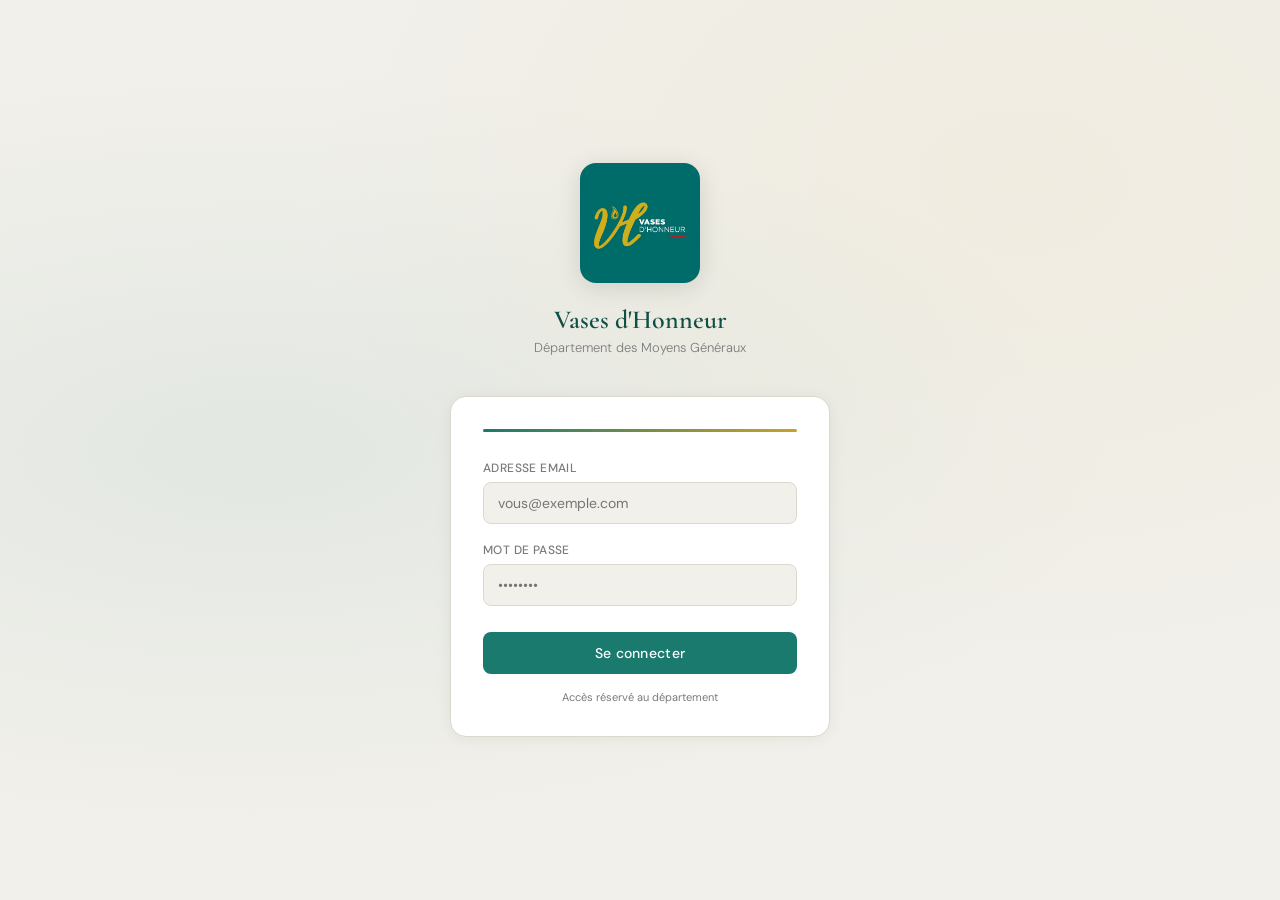
<file: index.html>
<!DOCTYPE html>
<html lang="fr">
<head>
<meta charset="UTF-8">
<meta name="viewport" content="width=device-width, initial-scale=1.0">
<title>Vases d'Honneur — Moyens Généraux</title>
<link rel="preconnect" href="https://fonts.googleapis.com">
<link href="https://fonts.googleapis.com/css2?family=Cormorant+Garamond:wght@400;600&family=DM+Sans:wght@300;400;500&display=swap" rel="stylesheet">
<style>
*{box-sizing:border-box;margin:0;padding:0}
:root{
  --teal:#1a7a6e;--teal-dark:#0f4f46;--teal-light:#e6f4f1;
  --gold:#c9a227;--gold-dark:#8a6c10;
  --red:#9b2335;
  --bg:#f2f0eb;--white:#fff;
  --text:#1a1a1a;--muted:#7a7a7a;
  --border:#ddd8cc;
}
html,body{height:100%;font-family:'DM Sans',sans-serif}
body{
  background:var(--bg);
  display:flex;align-items:center;justify-content:center;
  min-height:100vh;
  background-image:
    radial-gradient(ellipse at 20% 50%, rgba(26,122,110,.07) 0%, transparent 60%),
    radial-gradient(ellipse at 80% 20%, rgba(201,162,39,.06) 0%, transparent 50%);
}
.login-wrap{
  width:100%;max-width:420px;padding:20px;
}
.logo-block{text-align:center;margin-bottom:40px}
.logo-block img{width:120px;height:120px;border-radius:16px;object-fit:cover;box-shadow:0 4px 24px rgba(0,0,0,.12)}
.logo-block h1{
  font-family:'Cormorant Garamond',serif;
  font-size:26px;font-weight:600;
  color:var(--teal-dark);margin-top:16px;line-height:1.2
}
.logo-block p{font-size:13px;color:var(--muted);margin-top:4px;font-weight:300}
.card{
  background:var(--white);
  border-radius:16px;
  border:1px solid var(--border);
  padding:32px;
  box-shadow:0 2px 16px rgba(0,0,0,.06)
}
.field{margin-bottom:18px}
label{display:block;font-size:12px;font-weight:500;color:var(--muted);margin-bottom:6px;letter-spacing:.4px;text-transform:uppercase}
input{
  width:100%;padding:11px 14px;
  border:1px solid var(--border);border-radius:8px;
  font-size:14px;font-family:'DM Sans',sans-serif;
  color:var(--text);background:var(--bg);
  outline:none;transition:border-color .2s,background .2s
}
input:focus{border-color:var(--teal);background:#fff}
.btn-login{
  width:100%;padding:12px;
  background:var(--teal);color:#fff;
  border:none;border-radius:8px;
  font-size:14px;font-weight:500;font-family:'DM Sans',sans-serif;
  cursor:pointer;transition:background .2s,transform .1s;
  margin-top:8px;letter-spacing:.3px
}
.btn-login:hover{background:var(--teal-dark)}
.btn-login:active{transform:scale(.99)}
.btn-login:disabled{background:#aaa;cursor:not-allowed}
.err{
  background:#fdecea;color:var(--red);
  border:1px solid #f5c6cb;border-radius:8px;
  padding:10px 14px;font-size:13px;margin-bottom:16px;
  display:none
}
.err.show{display:block}
.accent-bar{
  height:3px;border-radius:2px;
  background:linear-gradient(90deg,var(--teal),var(--gold));
  margin-bottom:28px
}
.footer-note{text-align:center;font-size:11px;color:var(--muted);margin-top:16px}
</style>
</head>
<body>
<div class="login-wrap">
  <div class="logo-block">
    <img src="assets/logo.jpg" alt="Vases d'Honneur" onerror="this.style.display='none'">
    <h1>Vases d'Honneur</h1>
    <p>Département des Moyens Généraux</p>
  </div>
  <div class="card">
    <div class="accent-bar"></div>
    <div class="err" id="err-msg"></div>
    <div class="field">
      <label>Adresse email</label>
      <input type="email" id="email" placeholder="vous@exemple.com" autocomplete="email">
    </div>
    <div class="field">
      <label>Mot de passe</label>
      <input type="password" id="password" placeholder="••••••••" autocomplete="current-password">
    </div>
    <button class="btn-login" id="btn-login" onclick="login()">Se connecter</button>
    <p class="footer-note">Accès réservé au département</p>
  </div>
</div>
<script src="js/config.js"></script>
<script src="js/auth.js"></script>
<script>
document.getElementById('password').addEventListener('keydown', e => {
  if(e.key === 'Enter') login();
});
</script>
</body>
</html>
</file>
